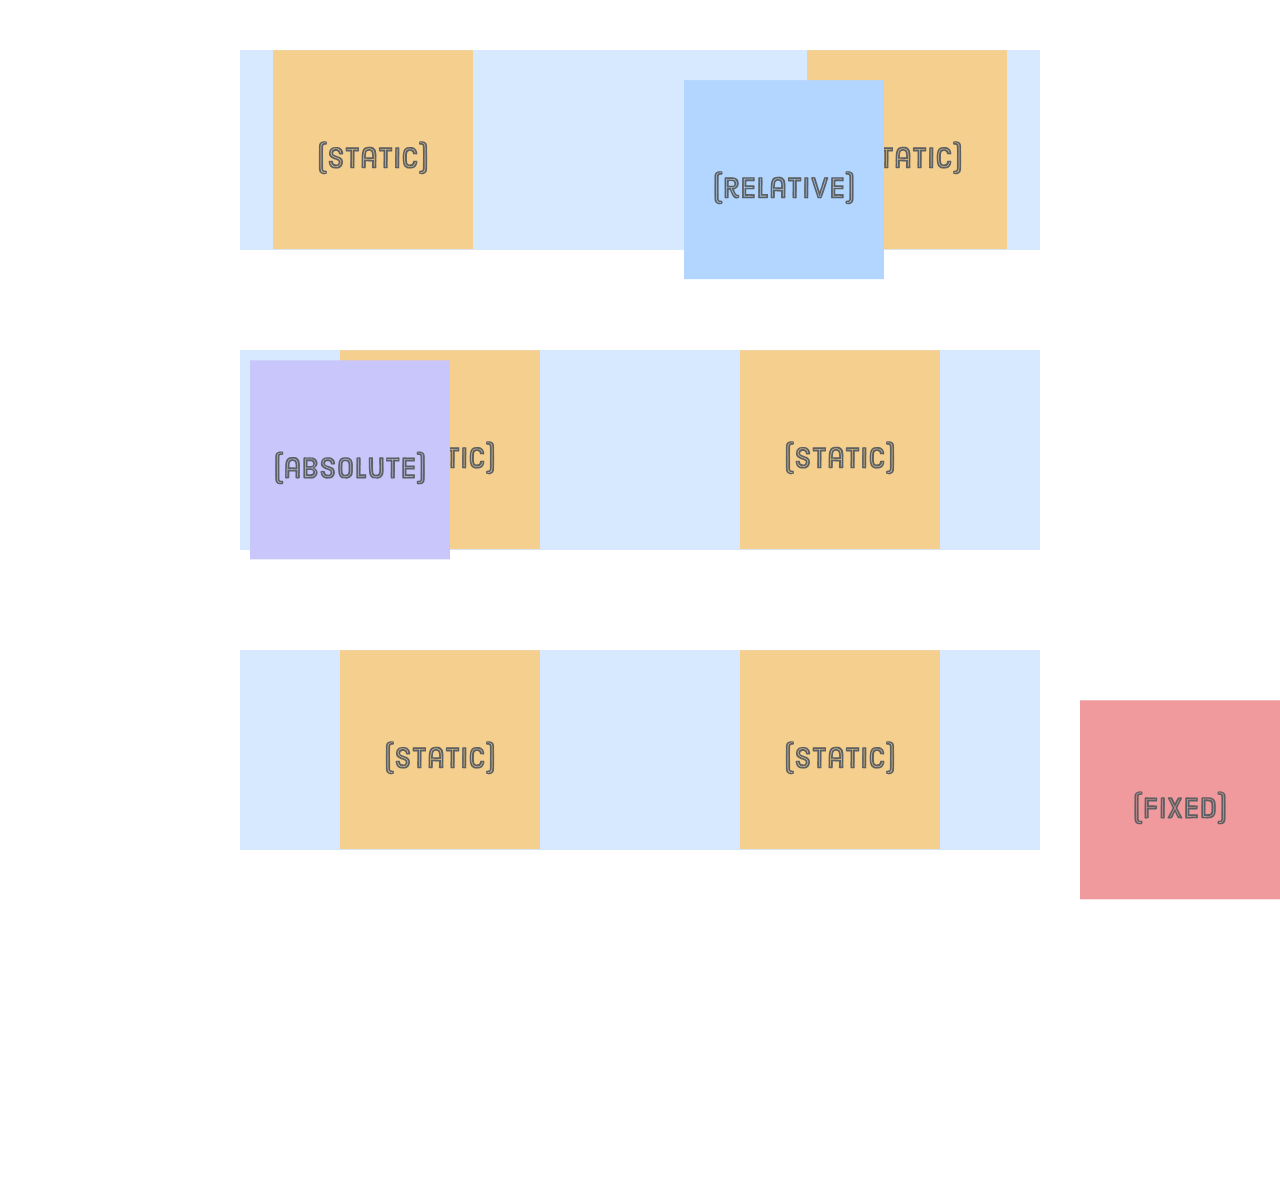
<file: advanced-positioning/schemes.html>
<!DOCTYPE html>
<html>

<head>
    <meta charset='UTF-8' />
    <title>Positioning Is Easy!</title>
    <link href='styles.css' rel='stylesheet' />
</head>

<body>

    <div class='container'>
        <div class='example relative'>
            <div class='item'><img src='images/static.svg' /></div>
            <div class='item item-relative'><img src='images/relative.svg' /></div>
            <div class='item'><img src='images/static.svg' /></div>
        </div>
    </div>

    <div class='container'>
        <div class='example absolute'>
            <div class='item'><img src='images/static.svg' /></div>
            <div class='item item-absolute'><img src='images/absolute.svg' /></div>
            <div class='item'><img src='images/static.svg' /></div>
        </div>
    </div>

    <div class='container'>
        <div class='example fixed'>
            <div class='item'><img src='images/static.svg' /></div>
            <div class='item item-fixed'><img src='images/fixed.svg' /></div>
            <div class='item'><img src='images/static.svg' /></div>
        </div>
    </div>
    <script>
        var left = 0;

        function frame() {
            var element = document.querySelector('.item-relative');
            left += 2;
            element.style.left = left + 'px';
            if (left >= 300) {
                clearInterval(id)
            }
        }

        var id = setInterval(frame, 10)
    </script>
</body>

</html>
</file>
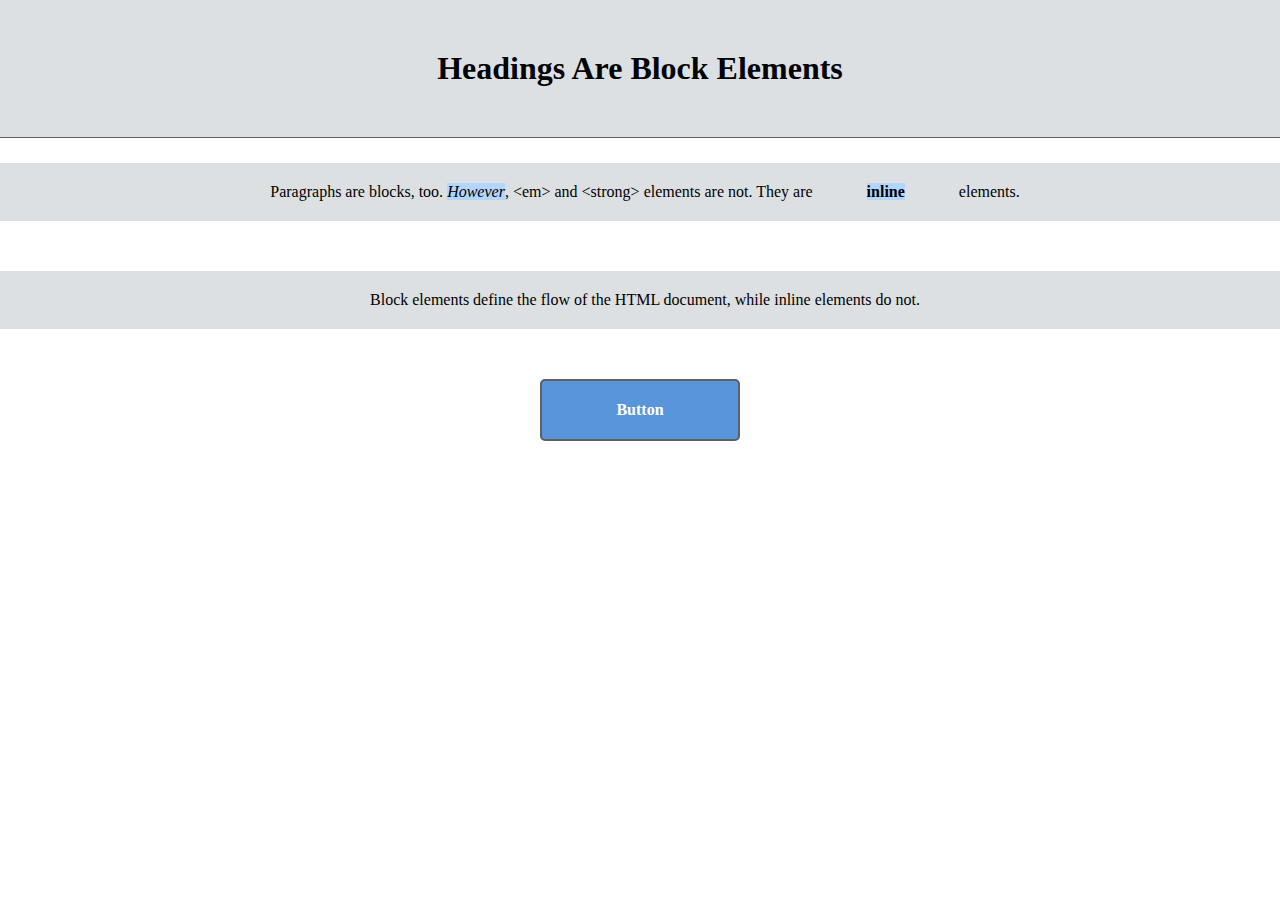
<file: css-box-model/boxes.html>
<!DOCTYPE html>
<html lang='en'>

<head>
    <meta charset='UTF-8' />
    <title>Boxes Are Easy!</title>
    <link rel='stylesheet' href='box-styles.css' />
</head>

<body>
    <h1>Headings Are Block Elements</h1>

    <p>Paragraphs are blocks, too. <em>However</em>, &lt;em&gt; and &lt;strong&gt;
        elements are not. They are <strong>inline</strong> elements.</p>
    <!-- <div style='padding-top: 1px'></div> -->
    <p>Block elements define the flow of the HTML document, while inline elements
        do not.</p>
    <div>Button</div>
</body>

</html>
</file>
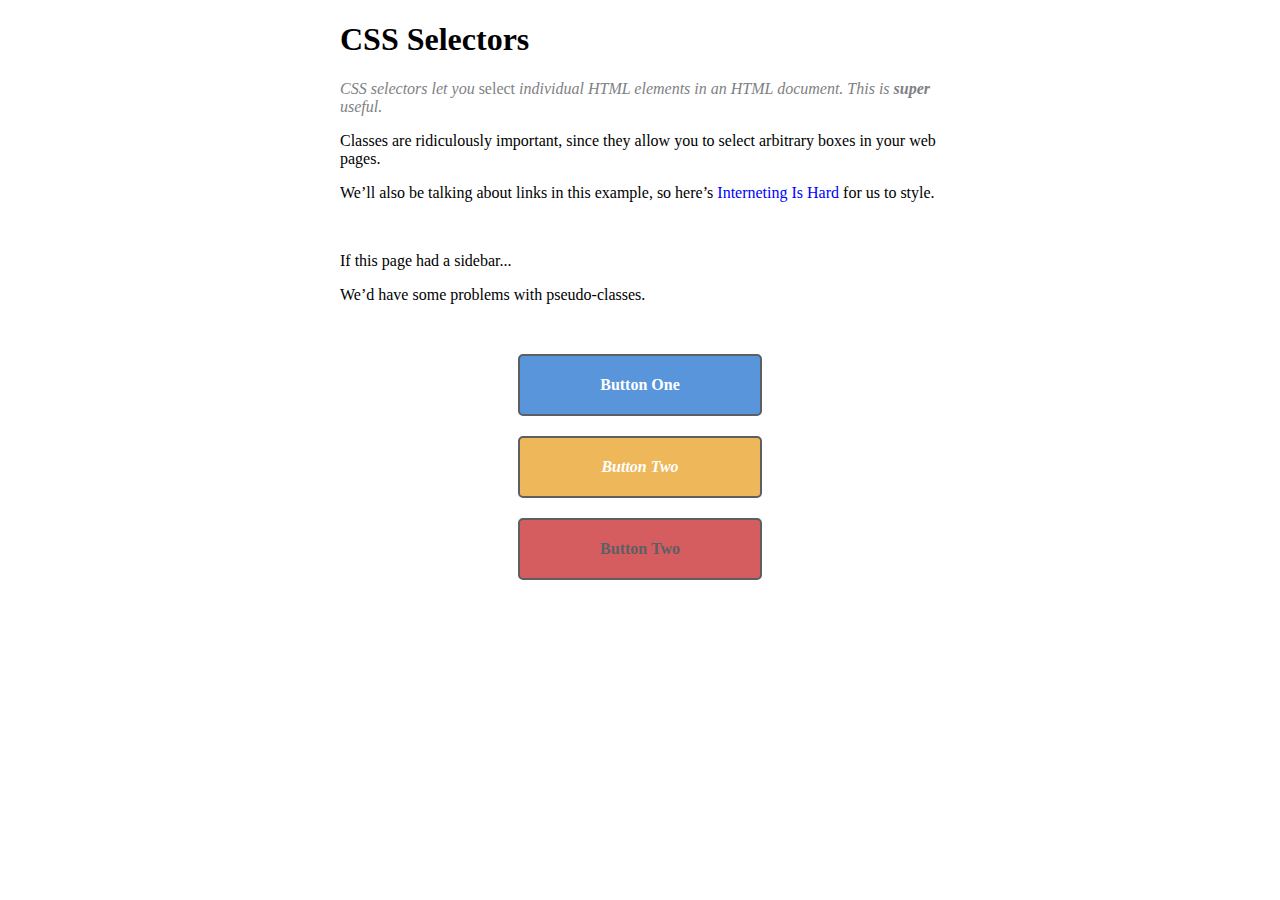
<file: css-selectors/selectors.html>
<!DOCTYPE html>
<html lang='en'>

<head>
    <meta charset='UTF-8' />
    <title>CSS Selectors</title>
    <link rel='stylesheet' href='styles.css' />
</head>

<body>
    <div class='page'>
        <h1>CSS Selectors</h1>

        <p class='synopsis'>CSS selectors let you <em>select</em> individual HTML
            elements in an HTML document. This is <strong>super</strong> useful.</p>

        <p>Classes are ridiculously important, since they allow you to select
            arbitrary boxes in your web pages.</p>

        <p>We’ll also be talking about links in this example, so here’s
            <a href='https://internetingishard.com'>Interneting Is Hard</a> for us to
            style.</p>
        <div class='sidebar'>
            <p>If this page had a sidebar...</p>
            <p>We’d have some problems with pseudo-classes.</p>
        </div>

        <a class='button' href='nowhere.html'>Button One</a>
        <a class='button call-to-action' href='nowhere.html'>Button Two</a>
        <a id='button-2' class='button' href='nowhere.html'>Button Two</a>
    </div>
</body>

</html>
</file>
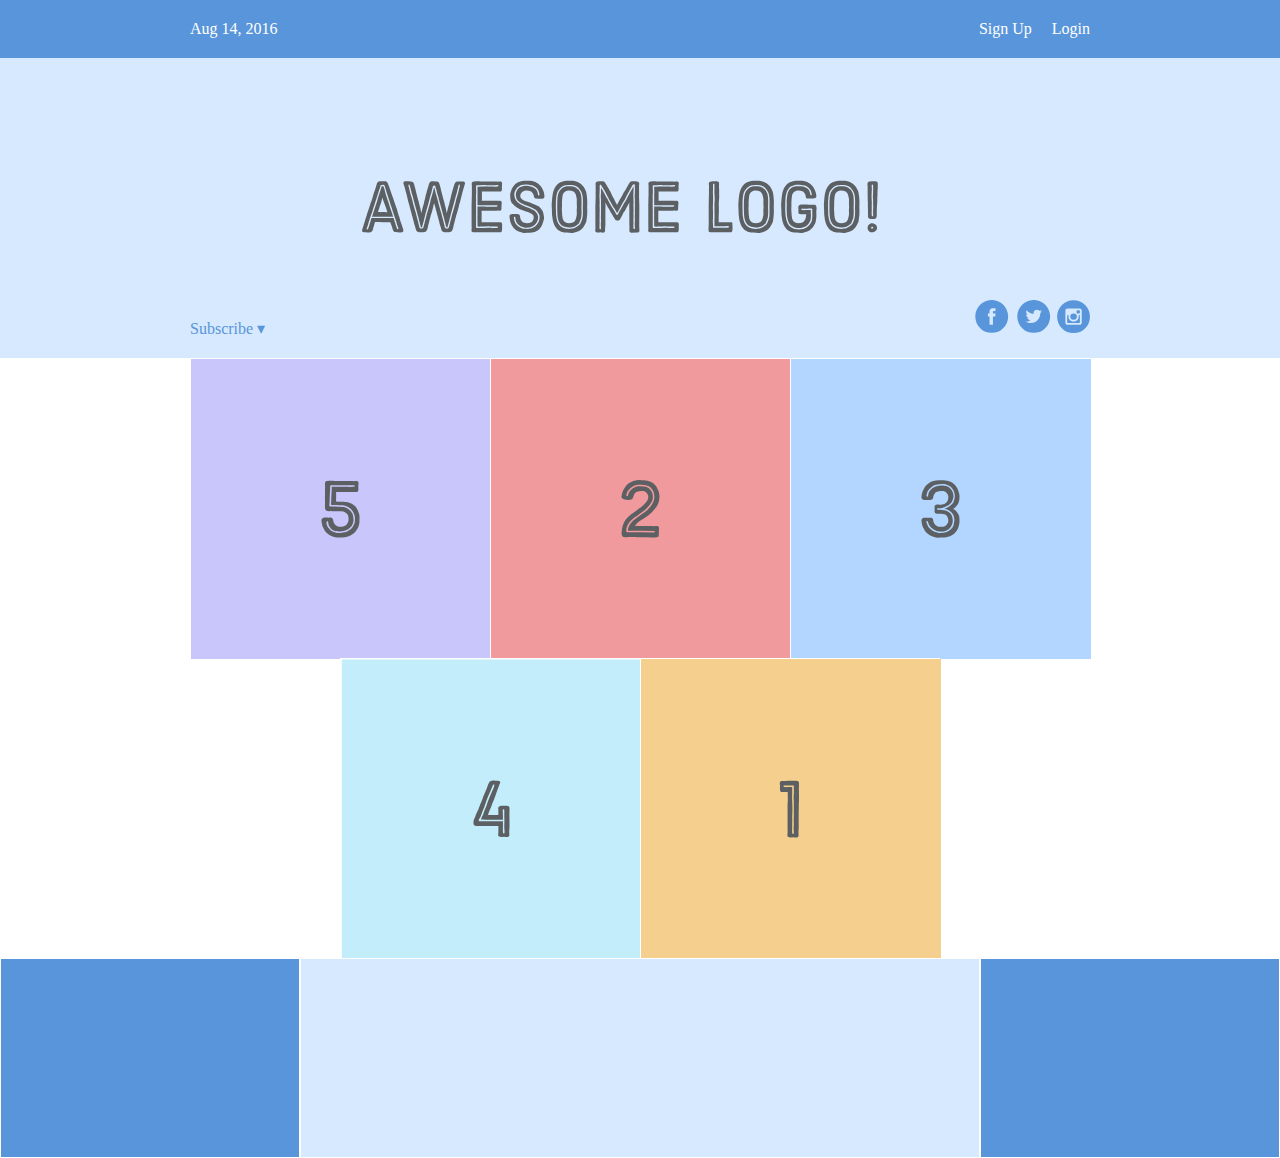
<file: flexbox/flexbox.html>
<!DOCTYPE html>
<html lang='en'>

<head>
    <meta charset='UTF-8' />
    <title>Some Web Page</title>
    <link rel='stylesheet' href='styles.css' />
</head>

<body>
    <div class='menu-container'>
        <div class='menu'>
            <div class='date'>Aug 14, 2016</div>
            <div class='signup'>Sign Up</div>
            <div class='login'>Login</div>
        </div>
    </div>
    <div class='header-container'>
        <div class='header'>
            <div class='subscribe'>Subscribe &#9662;</div>
            <div class='logo'><img src='images/awesome-logo.svg' /></div>
            <div class='social'><img src='images/social-icons.svg' /></div>
        </div>
    </div>
    <div class='photo-grid-container'>
        <div class='photo-grid'>
            <div class='photo-grid-item first-item'>
                <img src='images/one.svg' />
            </div>
            <div class='photo-grid-item'>
                <img src='images/two.svg' />
            </div>
            <div class='photo-grid-item'>
                <img src='images/three.svg' />
            </div>
            <div class='photo-grid-item'>
                <img src='images/four.svg' />
            </div>
            <div class='photo-grid-item last-item'>
                <img src='images/five.svg' />
            </div>
        </div>
    </div>

    <div class='footer'>
        <div class='footer-item footer-one'></div>
        <div class='footer-item footer-two'></div>
        <div class='footer-item footer-three'></div>
    </div>
</body>

</html>
</file>
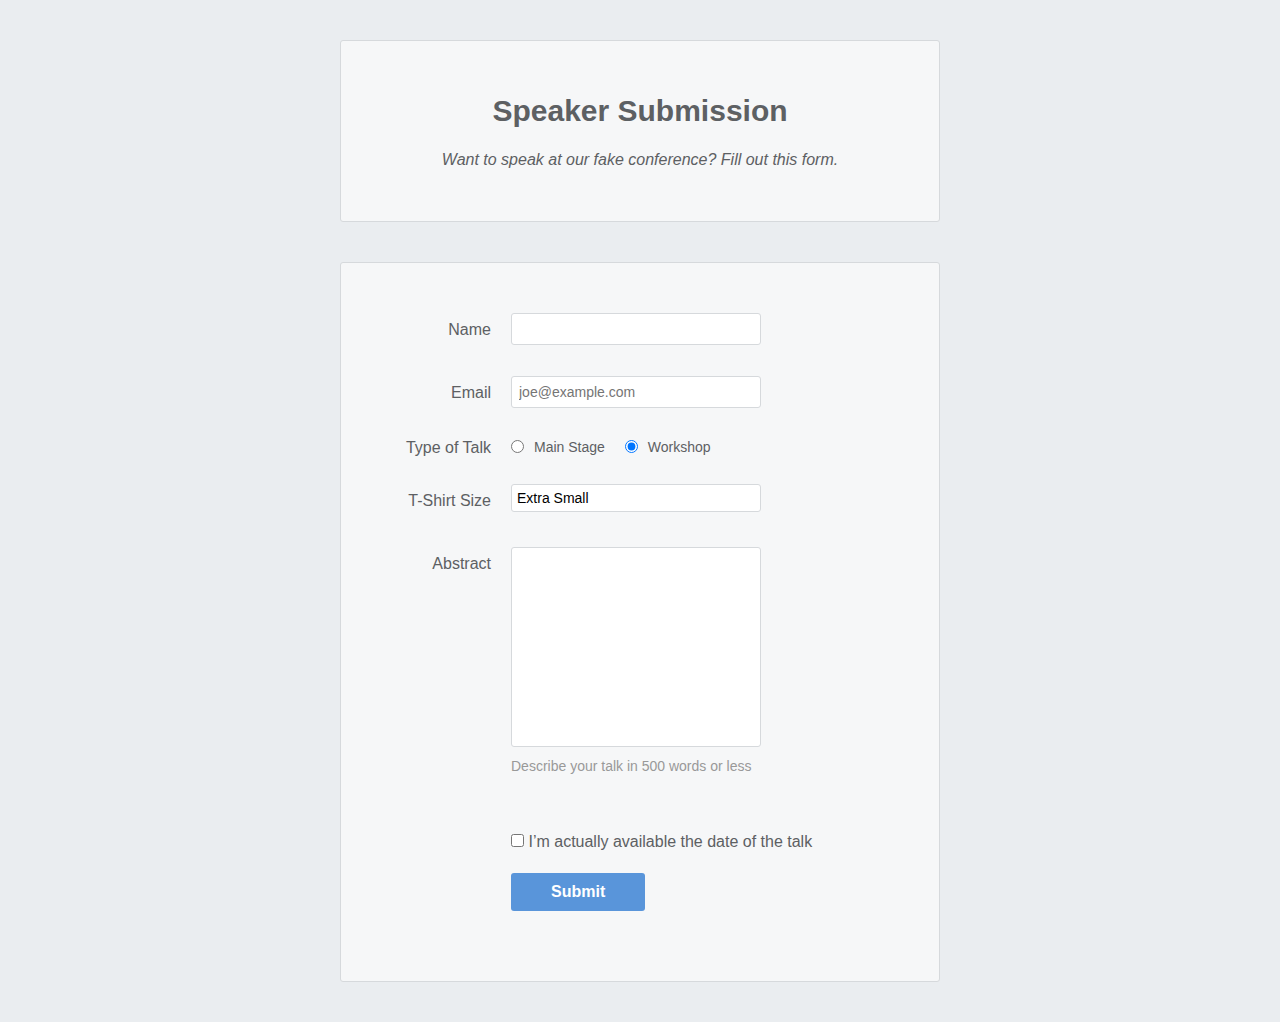
<file: forms/speaker-submission.html>
<!DOCTYPE html>
<html lang='en'>

<head>
    <meta charset='UTF-8' />
    <title>Speaker Submission</title>
    <link rel='stylesheet' href='styles.css' />
</head>

<body>
    <header class='speaker-form-header'>
        <h1>Speaker Submission</h1>
        <p><em>Want to speak at our fake conference? Fill out
                this form.</em></p>
    </header>
    <form action='' method='get' class='speaker-form'>
        <div class='form-row'>
            <label for='full-name'>Name</label>
            <input id='full-name' name='full-name' type='text' />
        </div>
        <div class='form-row'>
            <label for='email'>Email</label>
            <input id='email' name='email' type='email' placeholder='joe@example.com' />
        </div>
        <fieldset class='legacy-form-row'>
            <legend>Type of Talk</legend>
            <input id='talk-type-1' name='talk-type' type='radio' value='main-stage' />
            <label for='talk-type-1' class='radio-label'>Main Stage</label>
            <input id='talk-type-2' name='talk-type' type='radio' value='workshop' checked />
            <label for='talk-type-2' class='radio-label'>Workshop</label>
        </fieldset>
        <div class='form-row'>
            <label for='t-shirt'>T-Shirt Size</label>
            <select id='t-shirt' name='t-shirt'>
                <option value='xs'>Extra Small</option>
                <option value='s'>Small</option>
                <option value='m'>Medium</option>
                <option value='l'>Large</option>
            </select>
        </div>
        <div class='form-row'>
            <label for='abstract'>Abstract</label>
            <textarea id='abstract' name='abstract'></textarea>
            <div class='instructions'>Describe your talk in 500 words or less</div>
        </div>
        <div class='form-row'>
            <label class='checkbox-label' for='available'>
                <input id='available' name='available' type='checkbox' value='is-available' />
                <span>I’m actually available the date of the talk</span>
            </label>
        </div>
        <div class='form-row'>
            <button>Submit</button>
        </div>
    </form>
</body>

</html>
</file>
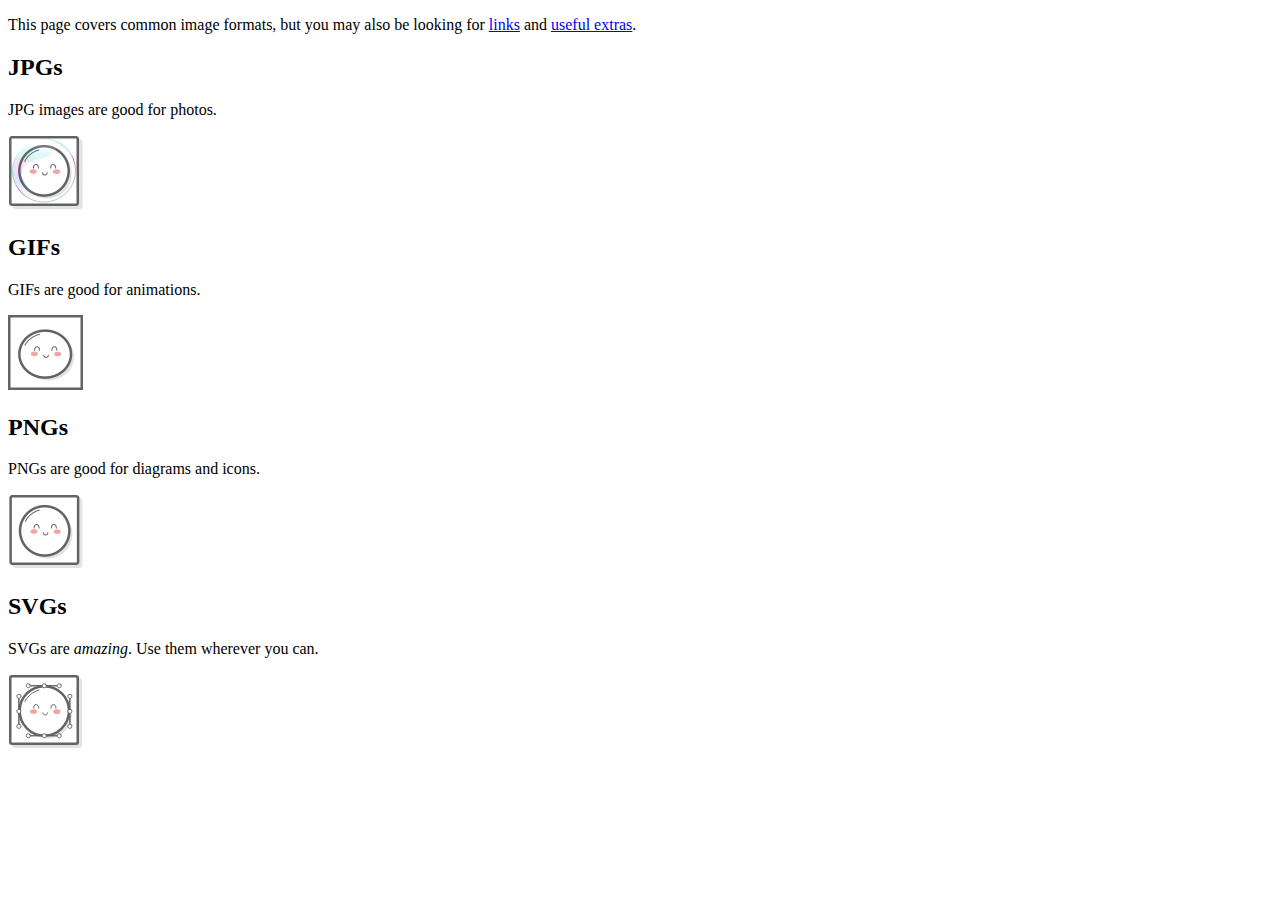
<file: links-and-images/images.html>
<!DOCTYPE html>
<html lang='en'>

<head>
  <title>Images</title>
</head>

<body>
  <p>This page covers common image formats, but you may also be looking for <a href='links.html'>links</a> and <a
      href='misc/extras.html'>useful
      extras</a>.</p>

  <h2>JPGs</h2>
  <p>JPG images are good for photos.</p>
  <img src='images/mochi.jpg' width='75' alt='A mochi ball in a bubble' />

  <h2>GIFs</h2>
  <p>GIFs are good for animations.</p>
  <img src='images/mochi.gif' width='75' alt='A dancing mochi ball' />

  <h2>PNGs</h2>
  <p>PNGs are good for diagrams and icons.</p>
  <img src='images/mochi.png' width='75' alt='A mochi ball' />

  <h2>SVGs</h2>
  <p>SVGs are <em>amazing</em>. Use them wherever you can.</p>
  <img src='images/mochi.svg' alt='A mochi ball with Bézier handles' />

</body>

</html>
</file>
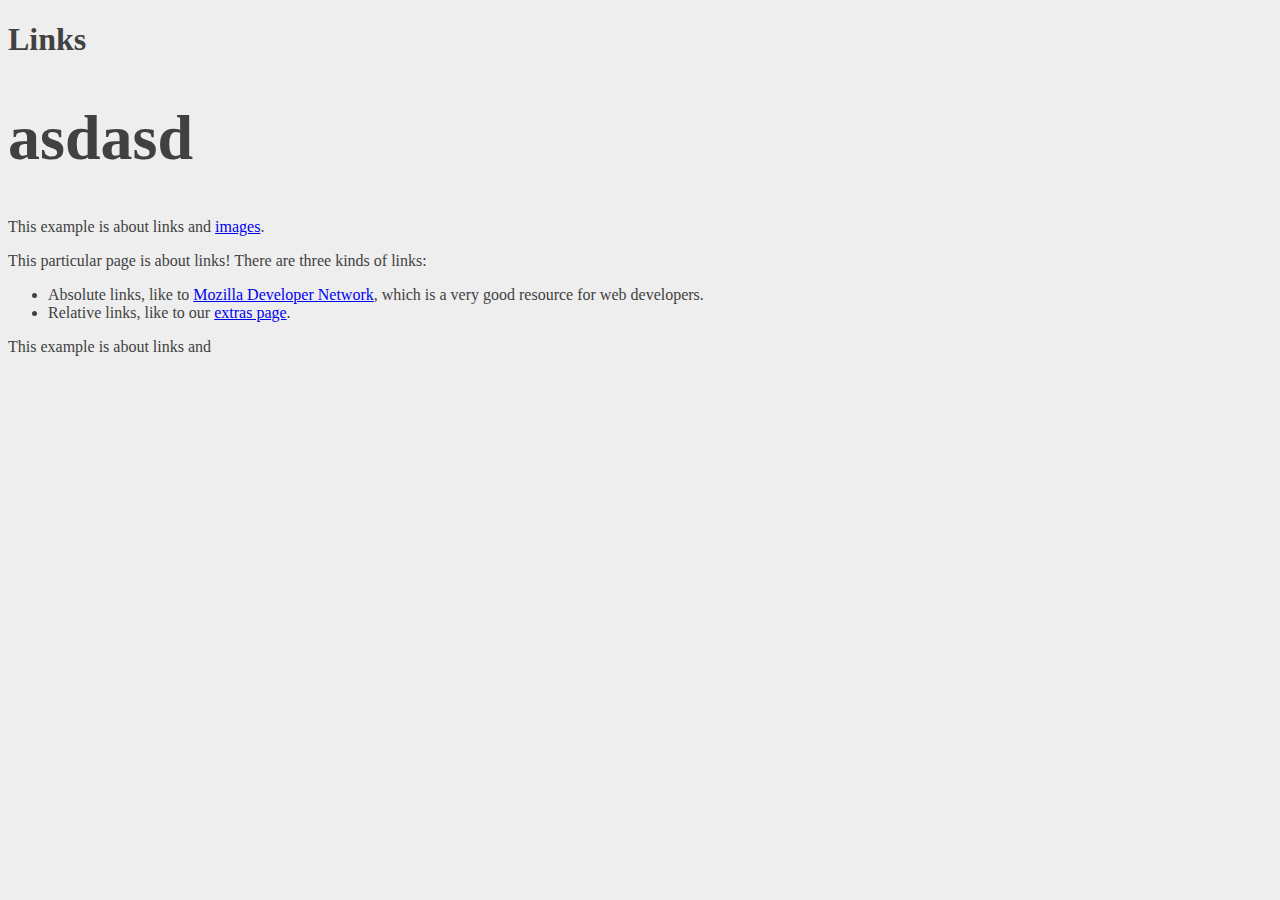
<file: links-and-images/links.html>
<!DOCTYPE html>
<html>

<head>
    <title>Links</title>
    <link rel="stylesheet" href="links.css">
</head>

<body>
    <h1>Links</h1>
    <div>
        <h1>asdasd</h1>
    </div>
    <p>This example is about links and <a href='images.html'>images</a>.</p>
    <p>This particular page is about links! There are three kinds of links:</p>

    <ul>
        <li>Absolute links, like to
            <a href='https://developer.mozilla.org/en-US/docs/Web/HTML'>Mozilla
                Developer Network</a>, which is a very good resource for web
            developers.
        </li>
        <li>Relative links, like to our <a href='misc/extras.html'>extras
                page</a>.
        </li>
    </ul>
    <span>This example is about links and</span>
</body>

</html>
</file>
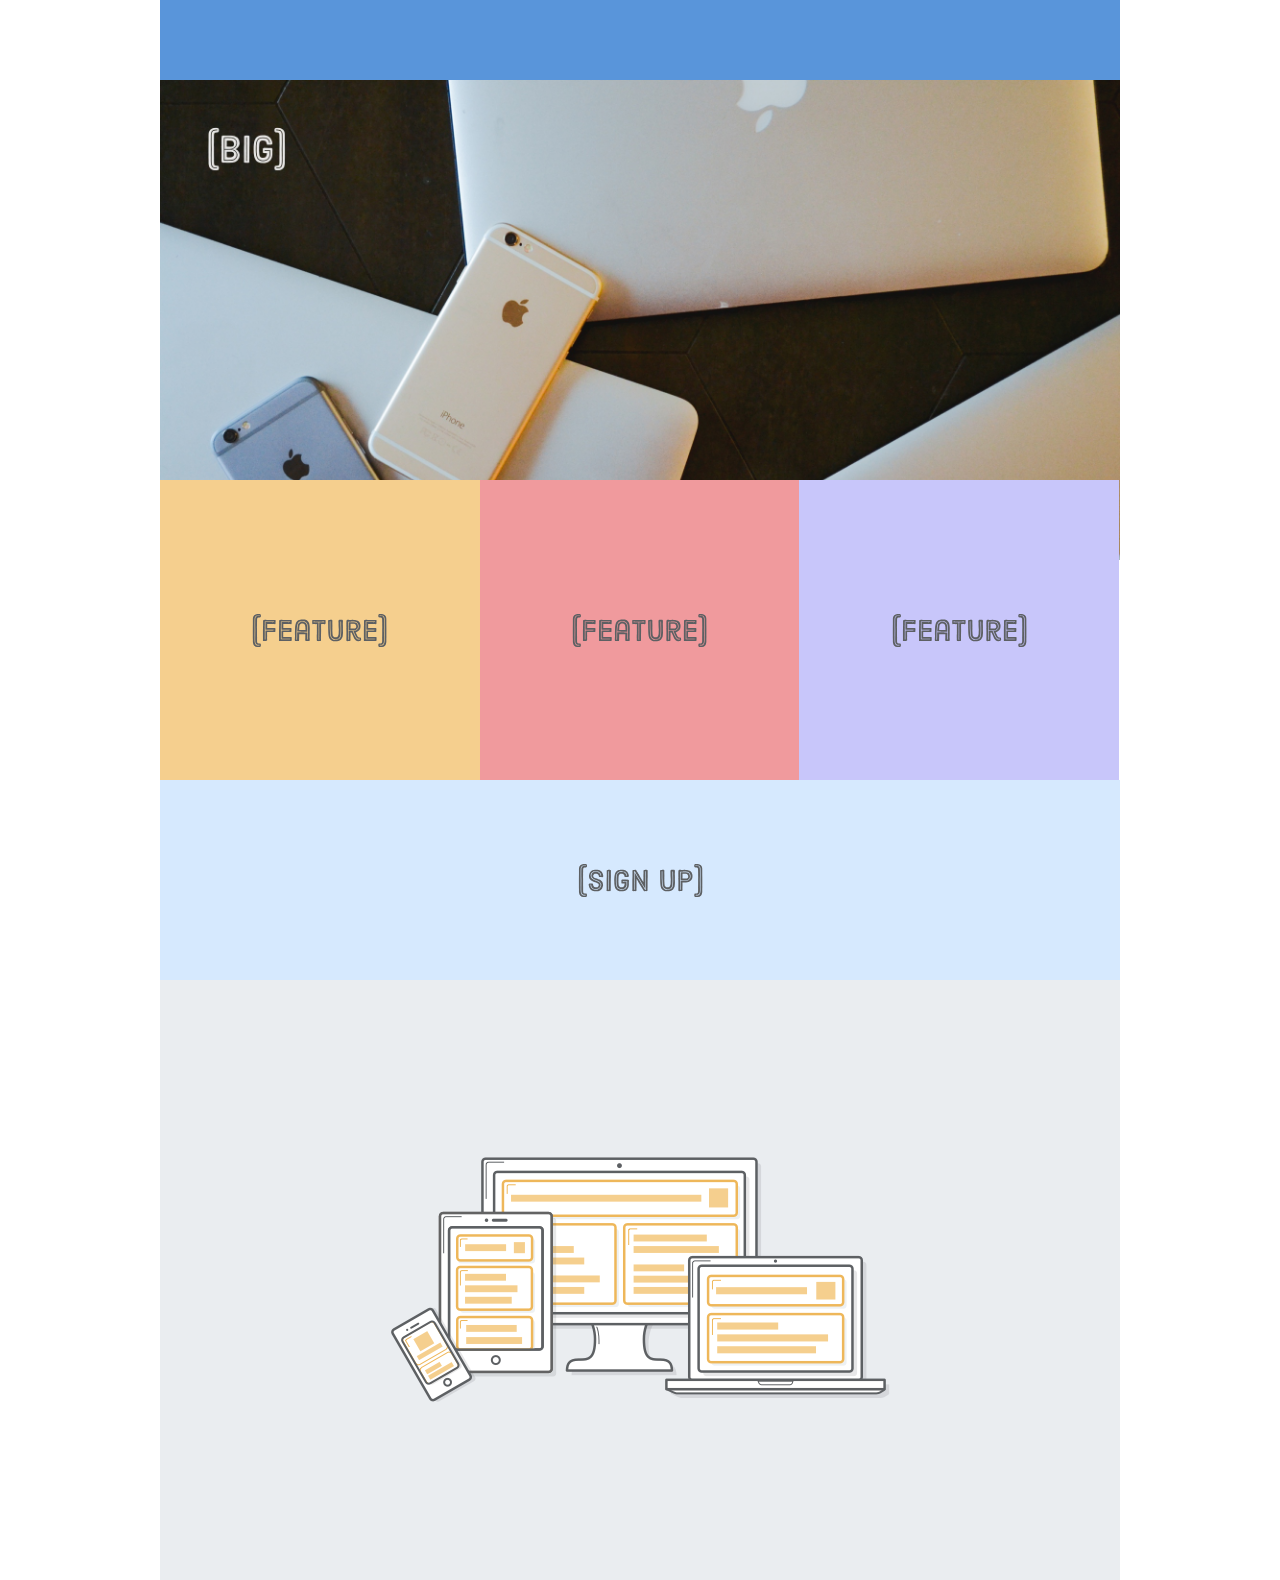
<file: responsive-design/responsive.html>
<!DOCTYPE html>
<html lang='en'>

<head>
    <meta charset='UTF-8' />
    <meta name='viewport' content='width=device-width, initial-scale=1.0, maximum-scale=1.0' />
    <title>Responsive Design</title>
    <link rel='stylesheet' href='styles.css' />
</head>

<body>
    <div class='page'>
        <div class='section menu'></div>
        <div class='section header'>
            <div class='photo'>
                <picture>
                    <source media='(min-width: 401px)' srcset='images/photo-big.jpg' />
                    <source media='(max-width: 400px)' srcset='images/photo-tall.jpg' />
                    <img src='images/photo-small.jpg' />
                </picture>
            </div>
        </div>
        <div class='section content'>
            <div class='illustration'>
                <img src='illustration-small.png' srcset='images/illustration-small.png 1x,
                                     images/illustration-big.png 2x' style='max-width: 500px' />
            </div>
        </div>
        <div class='section sign-up'>
            <img src='images/sign-up.svg' />
        </div>
        <div class='section feature-1'>
            <img src='images/feature.svg' />
        </div>
        <div class='section feature-2'>
            <img src='images/feature.svg' />
        </div>
        <div class='section feature-3'>
            <img src='images/feature.svg' />
        </div>
    </div>
</body>

</html>
</file>
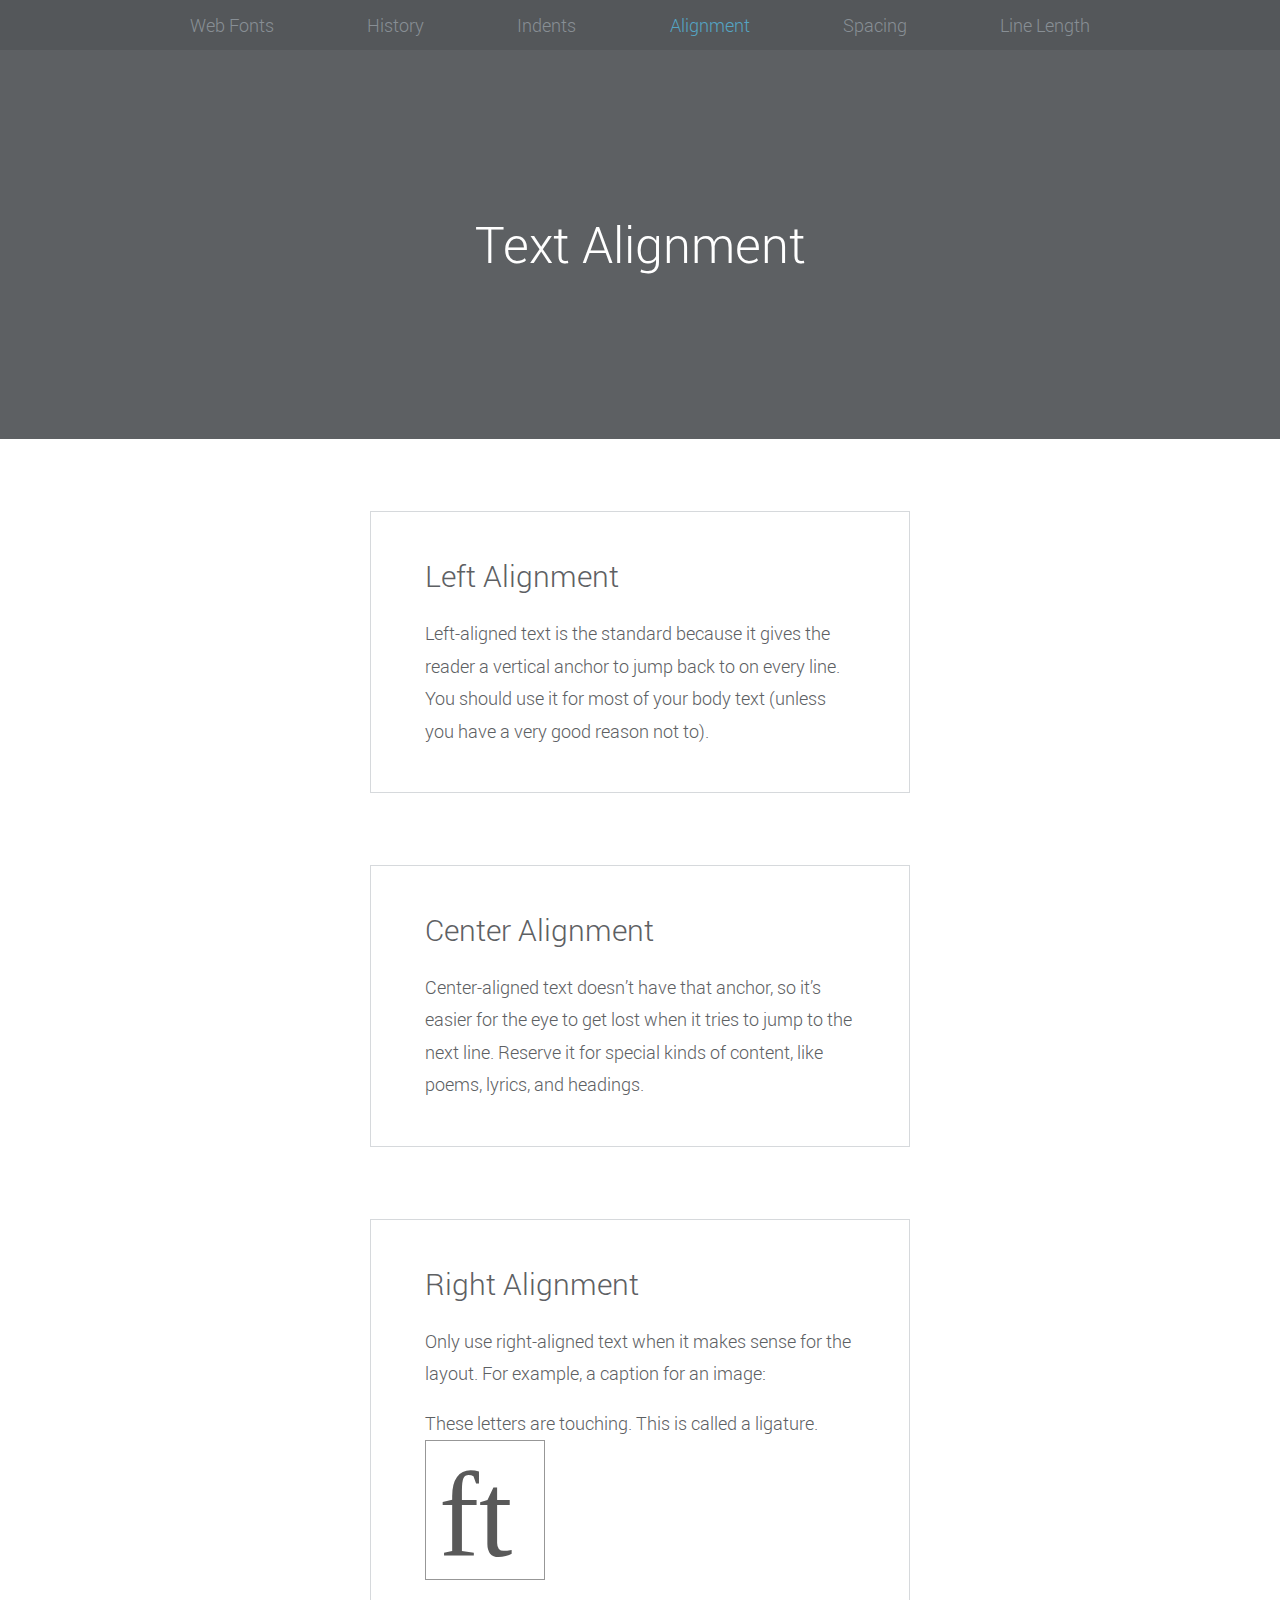
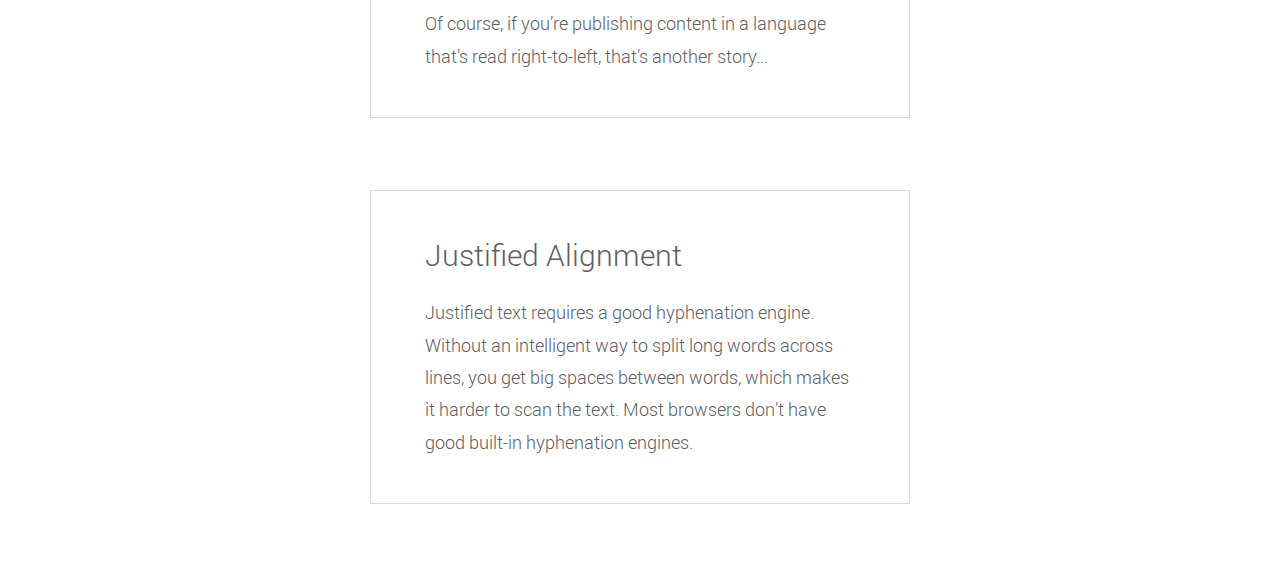
<file: web-typography/alignment.html>
<!DOCTYPE html>
<html lang='en'>
<head>
  <meta charset='UTF-8'/>
  <title>Text Alignment</title>
  <link rel='stylesheet' href='typo.css'/>
</head>
<body>

<header>
  <nav>
    <ul>
      <li><a href='web-fonts.html'>Web Fonts</a></li>
      <li><a href='history.html'>History</a></li>
      <li><a href='indents.html'>Indents</a></li>
      <li class='selected'>Alignment</li>
      <li><a href='spacing.html'>Spacing</a></li>
      <li><a href='line-length.html'>Line Length</a></li>
    </ul>
  </nav>
  <div class='hero'>
    <h1>Text Alignment</h1>
  </div>
</header>

<div class='page'>

  <section class='section section--gray left'>
    <h2>Left Alignment</h2>

    <p>Left-aligned text is the standard because it gives the reader a vertical
    anchor to jump back to on every line. You should use it for most of your body
    text (unless you have a very good reason not to).</p>

  </section>

  <section class='section section--gray center'>
    <h2>Center Alignment</h2>

    <p>Center-aligned text doesn’t have that anchor, so it’s easier for the eye
    to get lost when it tries to jump to the next line. Reserve it for special
    kinds of content, like poems, lyrics, and headings.</p>

  </section>

  <section class='section section--gray'>
    <h2>Right Alignment</h2>

    <p>Only use right-aligned text when it makes sense for the layout. For
    example, a caption for an image:</p>

    <figure>
      <figcaption>These letters are touching. This is called a
      ligature.</figcaption>
      <img src='ligature.svg'/>
    </figure>

    <p>Of course, if you’re publishing content in a language that’s read
    right-to-left, that’s another story...</p>

  </section>

  <section class='section section--gray justify'>

    <h2>Justified Alignment</h2>

    <p>Justified text requires a good hyphenation engine. Without an intelligent
    way to split long words across lines, you get big spaces between words, which
    makes it harder to scan the text. Most browsers don’t have good built-in
    hyphenation engines.</p>
    
  </section>

</div>

</body>
</html>
</file>
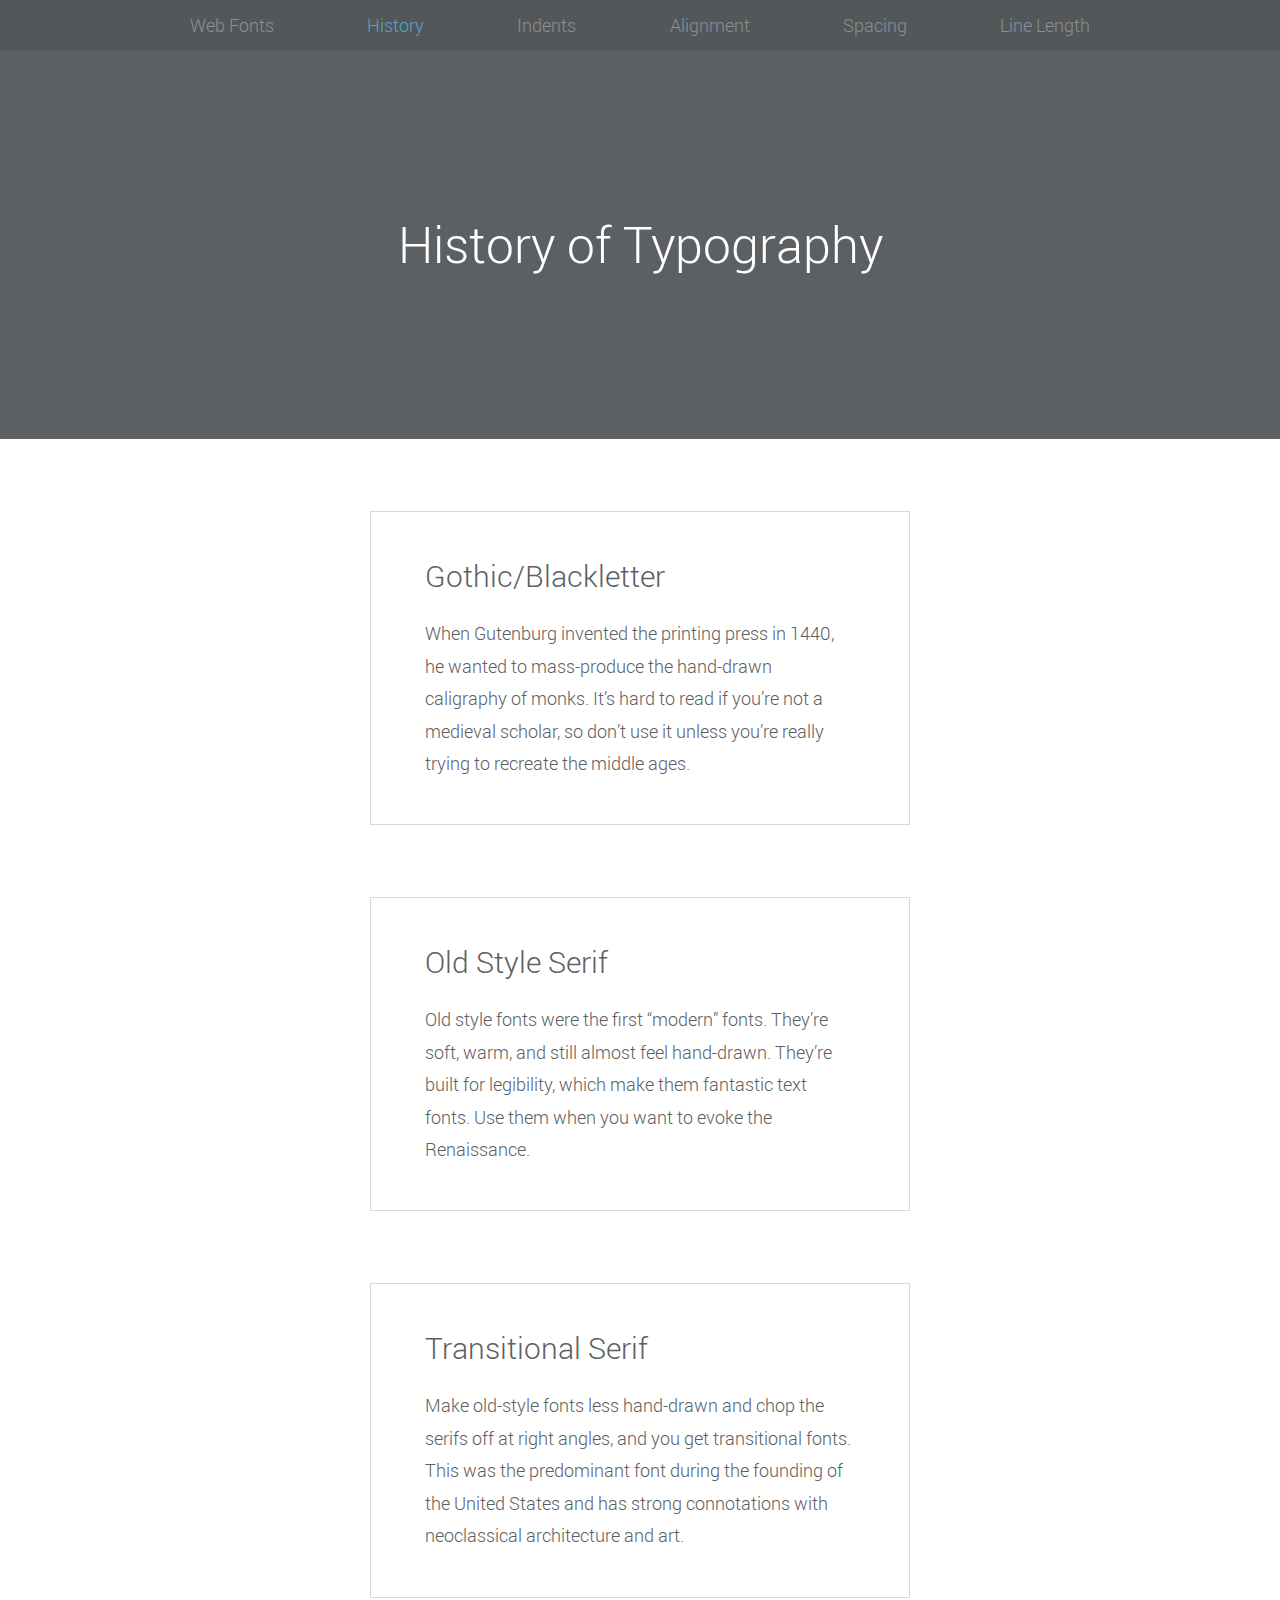
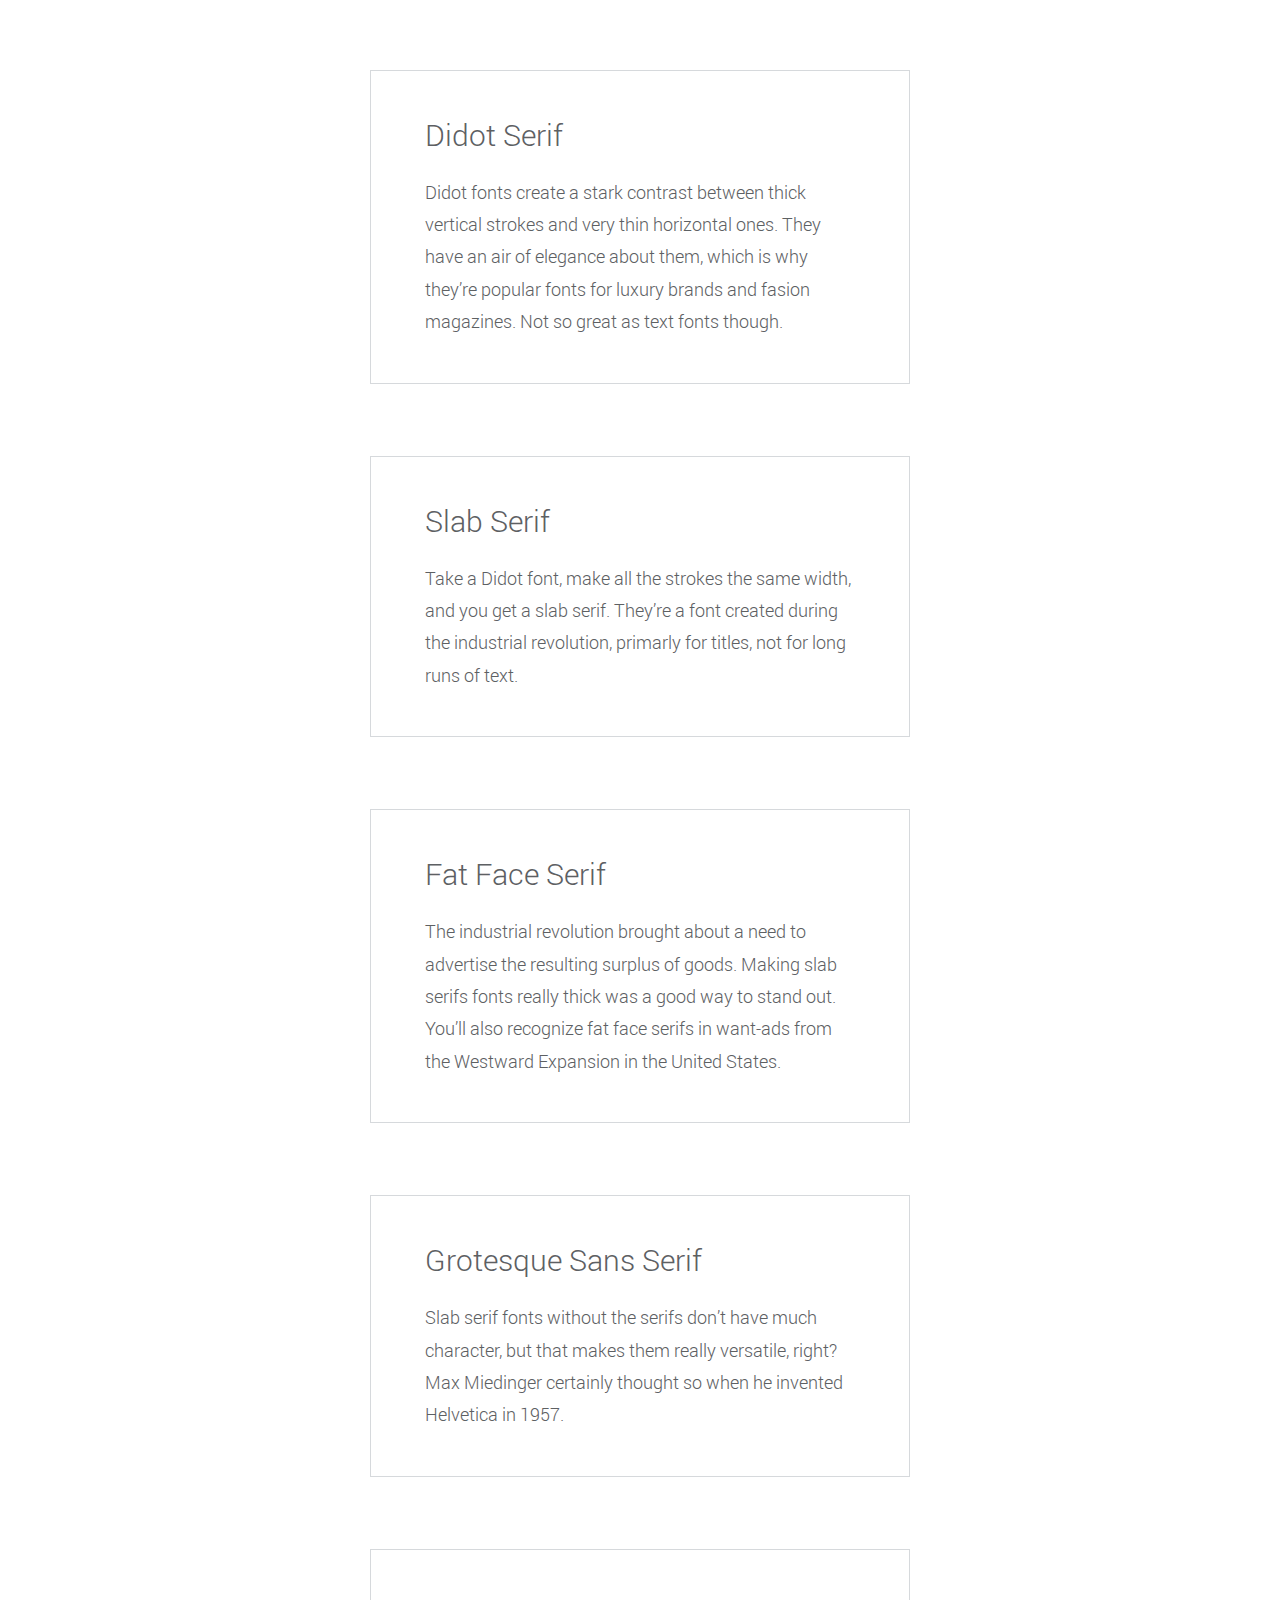
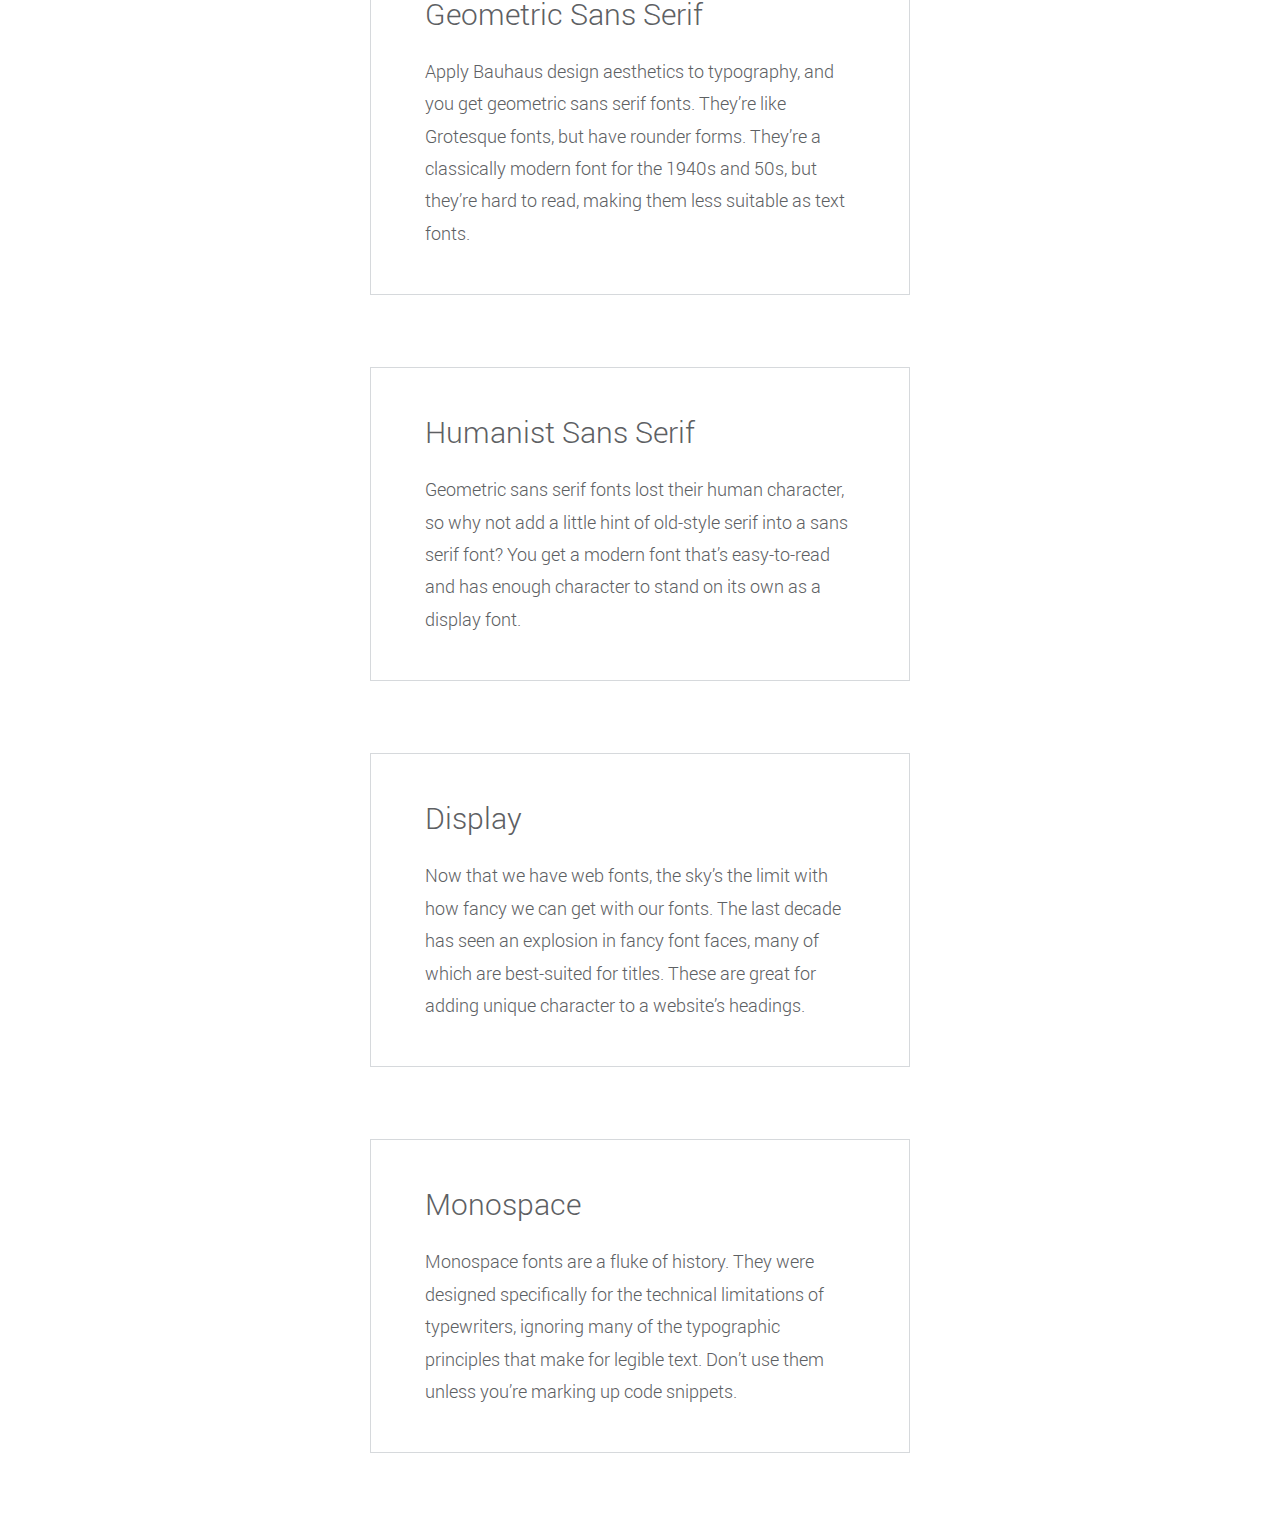
<file: web-typography/history.html>
<!DOCTYPE html>
<html lang='en'>
<head>
  <meta charset='UTF-8'/>
  <title>History of Typography</title>
  <link rel='stylesheet' href='typo.css'/>
</head>
<body>

  <header>
    <nav>
      <ul>
        <li><a href='web-fonts.html'>Web Fonts</a></li>
        <li class='selected'>History</li>
        <li><a href='indents.html'>Indents</a></li>
        <li><a href='alignment.html'>Alignment</a></li>
        <li><a href='spacing.html'>Spacing</a></li>
        <li><a href='line-length.html'>Line Length</a></li>
      </ul>
    </nav>
    <div class='hero'>
      <h1>History of Typography</h1>
    </div>
  </header>

  <div class='page'>

    <section class='section section--gray blackletter'>
      <h2>Gothic/Blackletter</h2>

      <p>When Gutenburg invented the printing press in 1440, he wanted to
      mass-produce the hand-drawn caligraphy of monks. It’s hard to read if
      you’re not a medieval scholar, so don’t use it unless you’re really trying
      to recreate the middle ages.</p>

    </section>

    <section class='section section--gray old-style'>
      <h2>Old Style Serif</h2>

      <p>Old style fonts were the first “modern” fonts. They’re soft, warm, and
      still almost feel hand-drawn. They’re built for legibility, which make them
      fantastic text fonts. Use them when you want to evoke the Renaissance.</p>
    </section>

    <section class='section section--gray transitional'>
      <h2>Transitional Serif</h2>

      <p>Make old-style fonts less hand-drawn and chop the serifs off at right
      angles, and you get transitional fonts. This was the predominant font
      during the founding of the United States and has strong connotations with
      neoclassical architecture and art.</p>
    </section>


    <section class='section section--gray didot'>
      <h2>Didot Serif</h2>

      <p>Didot fonts create a stark contrast between thick vertical strokes and
      very thin horizontal ones. They have an air of elegance about them, which
      is why they’re popular fonts for luxury brands and fasion magazines. Not so
      great as text fonts though.</p>
    </section>


    <section class='section section--gray slab'>
      <h2>Slab Serif</h2>

      <p>Take a Didot font, make all the strokes the same width, and you get a
      slab serif. They’re a font created during the industrial revolution,
      primarly for titles, not for long runs of text.</p>
    </section>


    <section class='section section--gray fat-face'>
      <h2>Fat Face Serif</h2>

      <p>The industrial revolution brought about a need to advertise the
      resulting surplus of goods. Making slab serifs fonts really thick was a
      good way to stand out. You’ll also recognize fat face serifs in want-ads
      from the Westward Expansion in the United States.</p>

    </section>

    <section class='section section--gray grotesque'>
      <h2>Grotesque Sans Serif</h2>

      <p>Slab serif fonts without the serifs don’t have much character, but that
      makes them really versatile, right? Max Miedinger certainly thought so when
      he invented Helvetica in 1957.</p>

    </section>

    <section class='section section--gray geometric'>
      <h2>Geometric Sans Serif</h2>

      <p>Apply Bauhaus design aesthetics to typography, and you get geometric
      sans serif fonts. They’re like Grotesque fonts, but have rounder forms.
      They’re a classically modern font for the 1940s and 50s, but they’re hard
      to read, making them less suitable as text fonts.</p>

    </section>

    <section class='section section--gray humansit'>
      <h2>Humanist Sans Serif</h2>

      <p>Geometric sans serif fonts lost their human character, so why not add a
      little hint of old-style serif into a sans serif font? You get a modern
      font that’s easy-to-read and has enough character to stand on its own as a
      display font.</p>

    </section>

    <section class='section section--gray display'>
      <h2>Display</h2>

      <p>Now that we have web fonts, the sky’s the limit with how fancy we can
      get with our fonts. The last decade has seen an explosion in fancy font
      faces, many of which are best-suited for titles. These are great for adding
      unique character to a website’s headings.</p>

    </section>

    <section class='section section--gray monospace'>
      <h2>Monospace</h2>

      <p>Monospace fonts are a fluke of history. They were designed specifically
      for the technical limitations of typewriters, ignoring many of the
      typographic principles that make for legible text. Don’t use them unless
      you’re marking up code snippets.</p>

    </section>

  </div>

</body>
</html>
</file>
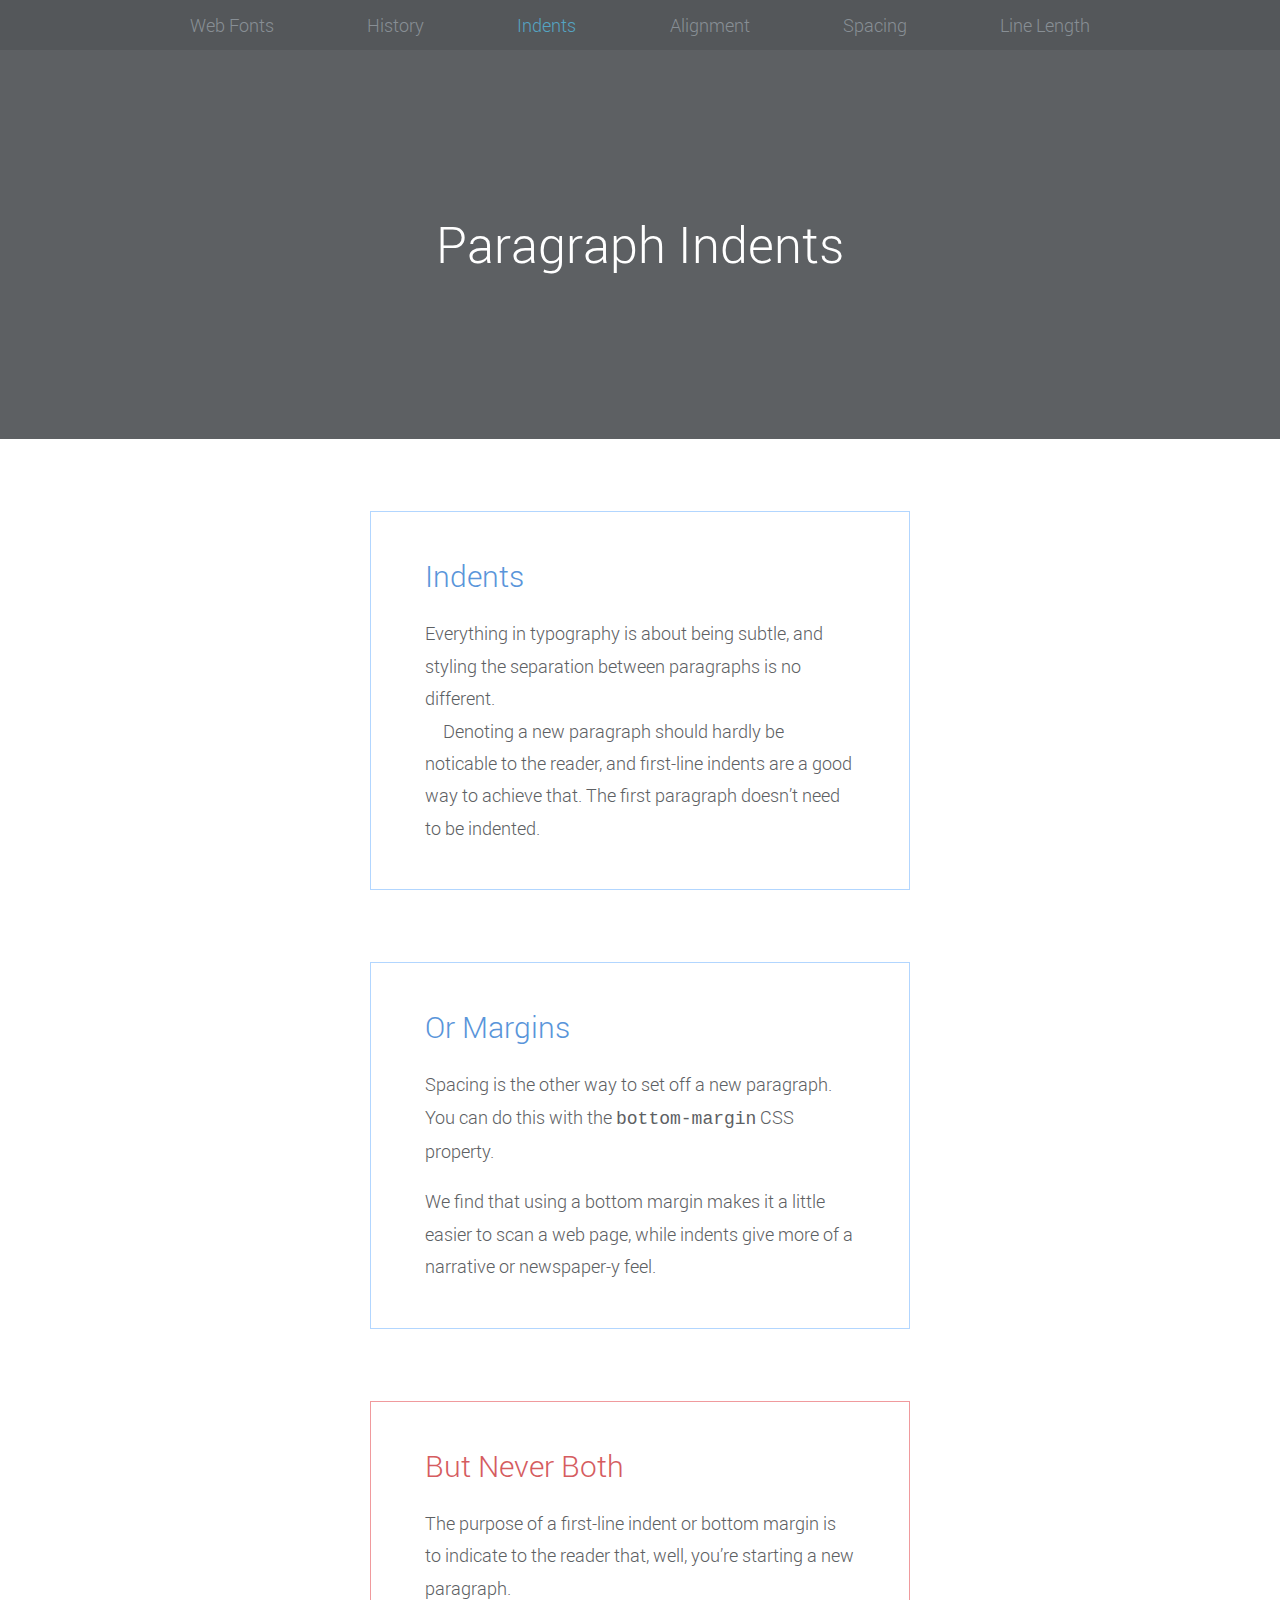
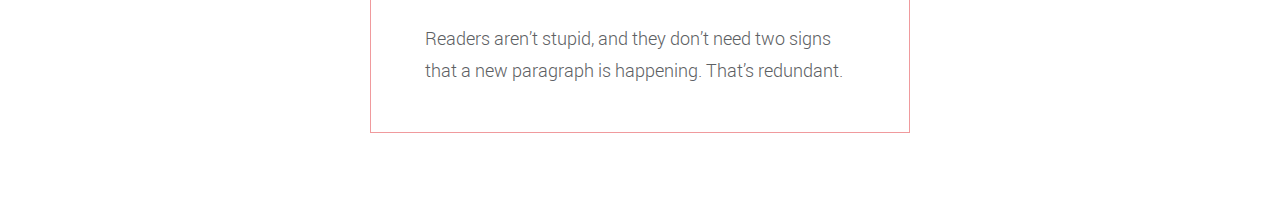
<file: web-typography/indents.html>
<!DOCTYPE html>
<html lang='en'>

<head>
  <meta charset='UTF-8' />
  <title>Paragraph Indents</title>
  <link rel='stylesheet' href='typo.css' />
  <style>
    .paragraph-indent p {
      text-indent: 1em;
      margin-bottom: 0;
    }

    .paragraph-indent p:first-of-type {
      text-indent: 0;
    }
  </style>
</head>

<body>

  <header>
    <nav>
      <ul>
        <li><a href='web-fonts.html'>Web Fonts</a></li>
        <li><a href='history.html'>History</a></li>
        <li class='selected'>Indents</li>
        <li><a href='alignment.html'>Alignment</a></li>
        <li><a href='spacing.html'>Spacing</a></li>
        <li><a href='line-length.html'>Line Length</a></li>
      </ul>
    </nav>
    <div class='hero'>
      <h1>Paragraph Indents</h1>
    </div>
  </header>

  <div class='page'>

    <section class='section section--blue paragraph-indent'>
      <h2>Indents</h2>

      <p>Everything in typography is about being subtle, and styling the separation
        between paragraphs is no different.</p>

      <p>Denoting a new paragraph should hardly be noticable to the reader, and
        first-line indents are a good way to achieve that. The first paragraph
        doesn’t need to be indented.</p>

    </section>

    <section class='section section--blue'>
      <h2>Or Margins</h2>

      <p>Spacing is the other way to set off a new paragraph. You can do this with
        the <code>bottom-margin</code> CSS property.</p>

      <p>We find that using a bottom margin makes it a little easier to scan a web
        page, while indents give more of a narrative or newspaper-y feel.</p>
    </section>

    <section class='section section--red never-both'>
      <h2>But Never Both</h2>

      <p>The purpose of a first-line indent or bottom margin is to indicate to the
        reader that, well, you’re starting a new paragraph.</p>

      <p>Readers aren’t stupid, and they don’t need two signs that a new paragraph is happening. That’s redundant.</p>

    </section>

  </div>

</body>

</html>
</file>
<file: advanced-positioning/styles.css>
* {
    margin    : 0;
    padding   : 0;
    box-sizing: border-box;
}

body {
    height: 1200px;
}

.container {
    display        : flex;
    justify-content: center;
}

.example {
    display        : flex;
    justify-content: space-around;

    width           : 800px;
    margin          : 50px 0;
    background-color: #D6E9FE;
}

.absolute {
    position: relative;
}

.item img {
    display: block;
}

.item-relative {
    position: relative;
    top     : 30px;
    left    : 30px;
}

.item-absolute {
    position: absolute;
    top     : 10px;
    left    : 10px;
}

.item-fixed {
    position: fixed;
    bottom  : 0;
    right   : 0;
}
</file>
<file: css-box-model/box-styles.css>
* {
    margin    : 0;
    padding   : 0;
    box-sizing: border-box;
}

body {
    text-align: center;
}

h1,
p {
    background-color: #DDE0E3;
}

p {
    padding: 20px 0 20px 10px;

    margin-top   : 25px;
    margin-bottom: 50px;
}

h1 {
    padding      : 50px;
    border-bottom: 1px solid #5D6063;
}

em,
strong {
    background-color: #B2D6FF;
}

strong {
    margin: 50px;
}

div {
    color           : #FFF;
    background-color: #5995DA;
    font-weight     : bold;
    padding         : 20px;
    text-align      : center;
    border          : 2px solid #5D6063;
    border-radius   : 5px;

    width     : 200px;
    /* box-sizing: border-box; */
    margin    : 20px auto;
}
</file>
<file: css-selectors/styles.css>
.page {
    width : 600px;
    margin: 0 auto;
}

.page>p:first-of-type {
    color     : #7E8184;
    font-style: italic;
}

.call-to-action {
    font-style      : italic;
    background-color: #EEB75A;
}

.synopsis em {
    font-style: normal;
}

a:link {
    color          : blue;
    text-decoration: none;
}

a:visited {
    color: purple;
}

a:hover {
    color          : aqua;
    text-decoration: underline;
}

a:active {
    color: red;
}

a:visited:hover {
    color: orange;
}

a:visited:active {
    color: red;
}

.button:link,
.button:visited {
    display        : block;
    text-decoration: none;

    color           : #FFF;
    background-color: #5995DA;
    font-weight     : bold;
    padding         : 20px;
    text-align      : center;
    border          : 2px solid #5D6063;
    border-radius   : 5px;

    width : 200px;
    margin: 20px auto;
}

.button:hover,
.button:visited:hover {
    color           : #FFF;
    background-color: #76AEED;
}

.button:active,
.button:visited:active {
    color           : #FFF;
    background-color: #5995DA;
}

#button-2 {
    color: #5D6063;
}

#button-2 {
    background-color: #D55C5F;
}


.call-to-action:link,
.call-to-action:visited {
    font-style      : italic;
    background-color: #EEB75A;
}

.call-to-action:hover,
.call-to-action:visited:hover {
    background-color: #F5CF8E;
}

.call-to-action:active,
.call-to-action:visited:active {
    background-color: #EEB75A;
}

p:last-of-type {
    margin-bottom: 50px;
}
</file>
<file: flexbox/styles.css>
* {
    margin    : 0;
    padding   : 0;
    box-sizing: border-box;
}

.menu-container {
    color           : #fff;
    background-color: #5995DA;
    padding         : 20px 0;
    display         : flex;
    justify-content : center;
}

.menu {
    width          : 900px;
    display        : flex;
    justify-content: space-between;
}

.signup {
    margin-left: auto;
}

.login {
    margin-left: 20px;
}

.header-container {
    color           : #5995DA;
    background-color: #D6E9FE;
    display         : flex;
    justify-content : center;
}

.header {
    width          : 900px;
    height         : 300px;
    display        : flex;
    justify-content: space-between;
    align-items    : center;
}


.social,
.subscribe {
    align-self   : flex-end;
    margin-bottom: 20px;
}

.photo-grid-container {
    display        : flex;
    justify-content: center;
}

.photo-grid {
    width          : 900px;
    display        : flex;
    justify-content: center;
    flex-wrap      : wrap;
    flex-direction : row;
    align-items    : center;
}

.photo-grid-item {
    border: 1px solid #fff;
    width : 300px;
    height: 300px;
}

.first-item {
    order: 1;
}

.last-item {
    order: -1;
}

.footer {
    display        : flex;
    justify-content: space-between;
}

.footer-item {
    border          : 1px solid #fff;
    background-color: #D6E9FE;
    height          : 200px;
    flex            : 1;
}

.footer-one,
.footer-three {
    background-color: #5995DA;
    flex            : initial;
    width           : 300px;
}
</file>
<file: forms/styles.css>
* {
    margin    : 0;
    padding   : 0;
    box-sizing: border-box;
}

body {
    color           : #5D6063;
    background-color: #EAEDF0;
    font-family     : "Helvetica", "Arial", sans-serif;
    font-size       : 16px;
    line-height     : 1.3;

    display       : flex;
    flex-direction: column;
    align-items   : center;
}

.speaker-form {
    background-color: #F6F7F8;
    border          : 1px solid #D6D9DC;
    border-radius   : 3px;

    width  : 80%;
    padding: 50px;
    margin : 0 0 40px 0;
}

.speaker-form-header {
    text-align      : center;
    background-color: #F6F7F8;
    border          : 1px solid #D6D9DC;
    border-radius   : 3px;

    width  : 80%;
    margin : 40px 0;
    padding: 50px;
}

.speaker-form-header h1 {
    font-size    : 30px;
    margin-bottom: 20px;
}

.form-row {
    margin-bottom  : 40px;
    display        : flex;
    justify-content: flex-start;
    flex-direction : column;
    flex-wrap      : wrap;
}

.form-row input[type='text'],
.form-row input[type='email'],
.form-row select,
.form-row textarea {
    background-color: #FFFFFF;
    border          : 1px solid #D6D9DC;
    border-radius   : 3px;
    width           : 100%;
    padding         : 7px;
    font-size       : 14px;
}

.form-row label {
    margin-bottom: 15px;
}

.form-row input[type='text']:invalid,
.form-row input[type='email']:invalid {
    border    : 1px solid #D55C5F;
    color     : #D55C5F;
    box-shadow: none;
}

.legacy-form-row {
    border       : none;
    margin-bottom: 40px;
}

.legacy-form-row legend {
    margin-bottom: 15px;
}

.legacy-form-row .radio-label {
    display  : block;
    font-size: 14px;
    padding  : 0 20px 0 10px;
}

.legacy-form-row input[type='radio'] {
    margin-top: 2px;
}

.legacy-form-row .radio-label,
.legacy-form-row input[type='radio'] {
    float: left;
}

.form-row select {
    width             : 100%;
    padding           : 5px;
    font-size         : 14px;
    -webkit-appearance: none;
}

.form-row textarea {
    font-family: "Helvetica", "Arial", sans-serif;
    font-size  : 14px;

    border       : 1px solid #D6D9DC;
    border-radius: 3px;

    min-height   : 200px;
    margin-bottom: 10px;
    padding      : 7px;
    resize       : none;
}

.form-row .instructions {
    color        : #999999;
    font-size    : 14px;
    margin-bottom: 30px;
}

.form-row .checkbox-label {
    margin-bottom: 0;
}

.form-row button {
    font-size  : 16px;
    font-weight: bold;

    color           : #FFFFFF;
    background-color: #5995DA;

    border       : none;
    border-radius: 3px;

    padding: 10px 40px;
    cursor : pointer;
}

.form-row button:hover {
    background-color: #76AEED;
}

.form-row button:active {
    background-color: #407FC7;
}

@media only screen and (min-width: 700px) {

    .speaker-form-header,
    .speaker-form {
        width: 600px;
    }

    .form-row {
        flex-direction: row;
        align-items   : flex-start;
        margin-bottom : 20px;
    }

    .form-row input[type='text'],
    .form-row input[type='email'],
    .form-row select,
    .form-row textarea {
        width : 250px;
        height: initial;
    }

    .form-row label {
        text-align   : right;
        width        : 120px;
        margin-top   : 7px;
        padding-right: 20px;
    }

    .legacy-form-row {
        margin-bottom: 10px;
    }

    .legacy-form-row legend {
        width        : 120px;
        text-align   : right;
        padding-right: 20px;
    }

    .legacy-form-row legend {
        float: left;
    }

    .form-row .instructions {
        margin-left: 120px;
    }

    .form-row .checkbox-label {
        margin-left: 120px;
        width      : auto;
    }

    .form-row button {
        margin-left: 120px;
    }
}
</file>
<file: links-and-images/links.css>
body {
    color           : #414141;
    background-color: #EEEEEE;
    font-size       : 16px;
}

div {
    font-size: 2em;

}
div h1 {
    width: 2rem;
}
</file>
<file: responsive-design/styles.css>
* {
    margin    : 0;
    padding   : 0;
    box-sizing: border-box;
}

.page {
    display  : flex;
    flex-wrap: wrap;
}

.section {
    width          : 100%;
    height         : 300px;
    display        : flex;
    justify-content: center;
    align-items    : center;
}

.menu {
    background-color: #5995DA;
    height          : 80px;
}

.header {
    height         : auto;
    justify-content: inherit;
    align-items    : inherit;
}

.photo img {
    width  : 100%;
    display: block;
}

.content {
    background-color: #EAEDF0;
    height          : 600px;
}

.sign-up {
    background-color: #D6E9FE;
}

.feature-1 {
    background-color: #F5CF8E;
}

.feature-2 {
    background-color: #F09A9D;
}

.feature-3 {
    background-color: #C8C6FA;
}

.illustration img {
    width  : 100%;
    display: block;
}

@media only screen and (min-width: 401px) and (max-width: 960px) {

    .sign-up,
    .feature-1,
    .feature-2,
    .feature-3 {
        width: 50%;
    }
}


@media only screen and (min-width: 961px) {
    .page {
        width : 960px;
        margin: 0 auto;
    }

    .feature-1,
    .feature-2,
    .feature-3 {
        width: 33.3%;
    }

    .header {
        height: 400px;
    }

    .sign-up {
        height: 200px;
        order : 1;
    }

    .content {
        order: 2;
    }
}
</file>
<file: web-typography/typo.css>
@font-face {
  font-family: 'Roboto';
  src        : url('Roboto-Light-webfont.woff') format('woff');
}

* {
  margin    : 0;
  padding   : 0;
  box-sizing: border-box;
}

body {
  font-family: 'Roboto', sans-serif;
  font-size  : 18px;
  line-height: 1.8em;
  color      : #5D6063;
}


h1,
h2,
h3,
h4,
h5,
h6 {
  line-height: 1.3em;
  font-weight: normal;
  font-style : normal;
}


header {
  text-align: center;
  color     : #FFF;
}

nav {
  background-color: #54575A;
}

nav ul {
  display        : flex;
  justify-content: space-between;
  flex-wrap      : wrap;

  width    : 100%;
  max-width: 900px;
  margin   : 0 auto;
}

nav li {
  list-style-type: none;

  width         : 50%;
  padding-top   : .5em;
  padding-bottom: .5em;

  border-top: 1px solid #888F95;
}

nav li:nth-of-type(1),
nav li:nth-of-type(2) {
  border-top: none;
}

nav li:nth-of-type(2n) {
  border-left: 1px solid #888F95;
}

nav li.selected {
  color: #54A5C4;
}

nav a:link,
nav a:visited {
  color          : #888F95;
  text-decoration: none;
}

nav a:hover,
nav a:visited:hover,
nav a:active,
nav a:visited:active {
  color          : #54A5C4;
  text-decoration: underline;
}


.hero {
  padding-top     : 9em;
  padding-bottom  : 9em;
  background-color: #5D6063;
}

.hero h1 {
  font-size: 50px;
}


.section {
  padding: 4em 1em;

  margin   : 0 auto;
  max-width: 540px;
}

.section h2 {
  font-size    : 30px;
  margin-bottom: .7em;
}

.section--gray {
  border-top: 1px solid #D6D9DC;
}

.section--blue {
  border-top: 1px solid #B2D6FF;
}

.section--blue h2 {
  color: #5995DA;
}

.section--red {
  border-top: 1px solid #F09A9D;
}

.section--red h2 {
  color: #D55C5F;
}

.section:first-of-type {
  border-top: none;
}

.section p,
.section ul,
.section ol,
.section figure {
  margin-bottom: 1em;
}

.section p:last-child,
.section ul:last-child,
.section ol:last-child,
.section figure:last-child {
  margin-bottom: 0;
}

.button:link,
.button:visited {
  display        : block;
  text-decoration: none;

  color           : #FFF;
  background-color: #4A90E2;
  font-weight     : bold;
  padding         : 10px;
  border-radius   : 5px;
  text-align      : center;

  margin: 1.8em auto;
}

.button:hover,
.button:visited:hover {
  color           : #FFF;
  background-color: #6AA9F4;
}

.button:active,
.button:visited:active {
  color           : #FFF;
  background-color: #3F7CC4;
}


@media only screen and (min-width: 580px) {
  .section {
    margin : 4em auto;
    padding: 2.5em 3em;
  }

  .section--gray:first-of-type,
  .section--gray {
    border: 1px solid #D6D9DC;
  }

  .section--blue:first-of-type,
  .section--blue {
    border: 1px solid #B2D6FF;
  }

  .section--red:first-of-type,
  .section--red {
    border: 1px solid #F09A9D;
  }
}


@media only screen and (min-width: 750px) {
  nav {
    padding-left : 2em;
    padding-right: 2em;
  }

  nav li {
    width     : auto;
    border-top: none;
  }

  nav li:nth-of-type(2n) {
    border-left: none;
  }
}
</file>
